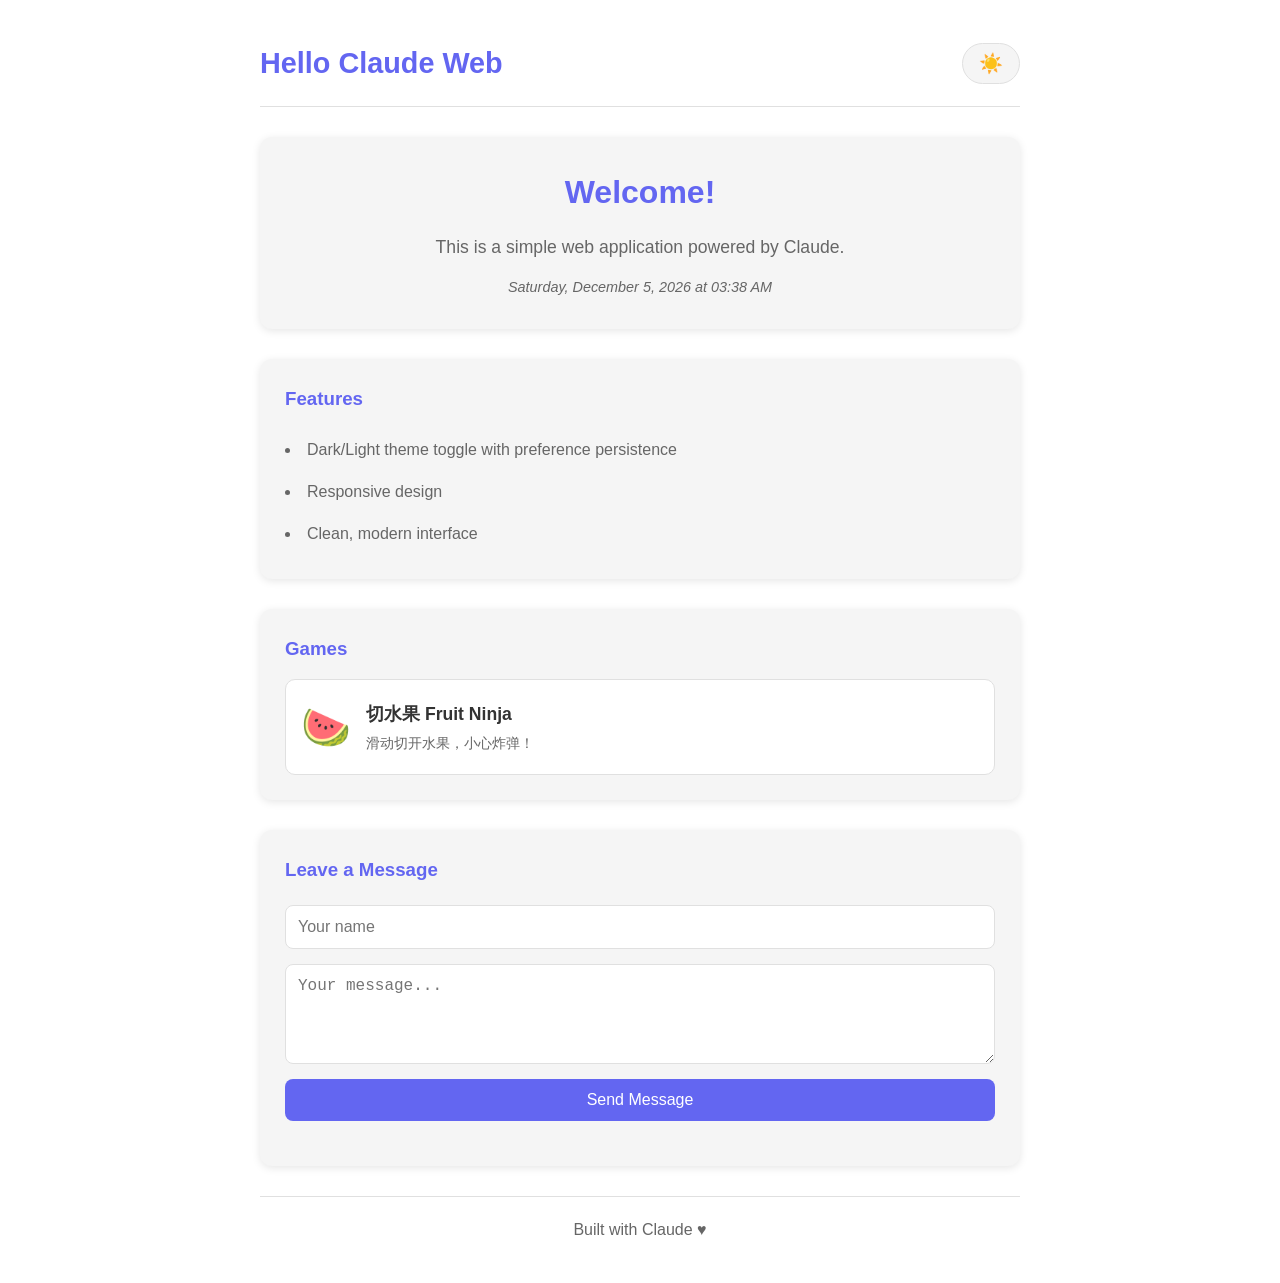
<file: index.html>
<!DOCTYPE html>
<html lang="en" data-theme="light">
<head>
    <meta charset="UTF-8">
    <meta name="viewport" content="width=device-width, initial-scale=1.0">
    <title>Hello Claude Web</title>
    <link rel="stylesheet" href="styles.css">
</head>
<body>
    <div class="container">
        <header>
            <h1>Hello Claude Web</h1>
            <button id="theme-toggle" class="theme-btn" aria-label="Toggle dark mode">
                <span class="sun-icon">☀️</span>
                <span class="moon-icon">🌙</span>
            </button>
        </header>

        <main>
            <section class="greeting-card">
                <h2>Welcome!</h2>
                <p class="greeting-text">This is a simple web application powered by Claude.</p>
                <p class="timestamp" id="timestamp"></p>
            </section>

            <section class="features">
                <h3>Features</h3>
                <ul>
                    <li>Dark/Light theme toggle with preference persistence</li>
                    <li>Responsive design</li>
                    <li>Clean, modern interface</li>
                </ul>
            </section>

            <section class="games-section">
                <h3>Games</h3>
                <a href="fruit-ninja.html" class="game-link">
                    <span class="game-icon">🍉</span>
                    <span class="game-info">
                        <span class="game-title">切水果 Fruit Ninja</span>
                        <span class="game-desc">滑动切开水果，小心炸弹！</span>
                    </span>
                </a>
            </section>

            <section class="message-section">
                <h3>Leave a Message</h3>
                <form id="message-form">
                    <input type="text" id="user-name" placeholder="Your name" required>
                    <textarea id="user-message" placeholder="Your message..." required></textarea>
                    <button type="submit" class="submit-btn">Send Message</button>
                </form>
                <div id="messages-list" class="messages-list"></div>
            </section>
        </main>

        <footer>
            <p>Built with Claude &hearts;</p>
        </footer>
    </div>

    <script src="script.js"></script>
</body>
</html>
</file>
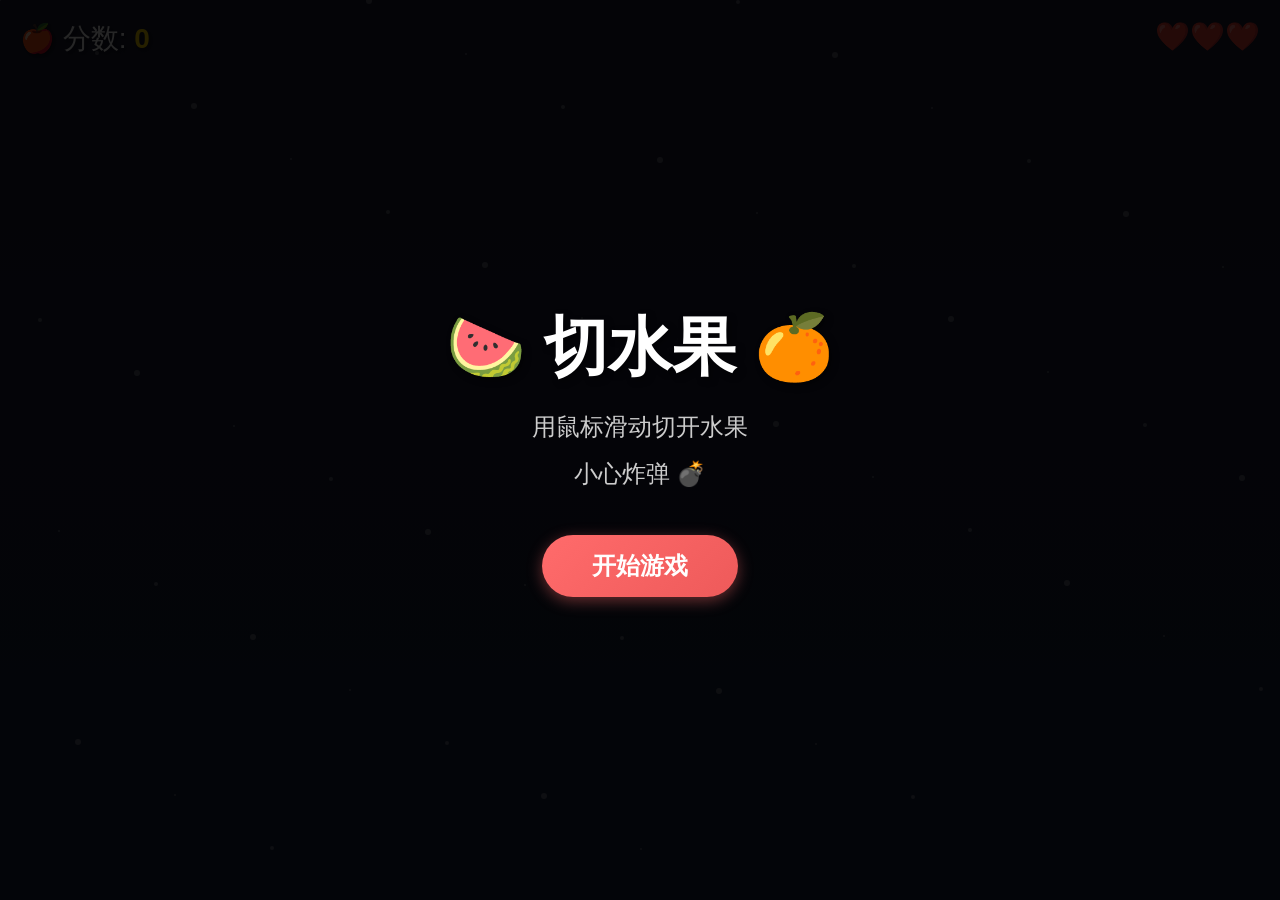
<file: fruit-ninja.html>
<!DOCTYPE html>
<html lang="zh-CN">
<head>
    <meta charset="UTF-8">
    <meta name="viewport" content="width=device-width, initial-scale=1.0">
    <title>切水果游戏 - Fruit Ninja</title>
    <link rel="stylesheet" href="fruit-ninja.css">
</head>
<body>
    <div id="game-container">
        <canvas id="game-canvas"></canvas>

        <!-- 游戏UI -->
        <div id="score-display">
            <span>🍎 分数: </span>
            <span id="score">0</span>
        </div>

        <div id="lives-display">
            <span id="lives">❤️❤️❤️</span>
        </div>

        <div id="combo-display"></div>

        <!-- 开始界面 -->
        <div id="start-screen" class="screen">
            <h1>🍉 切水果 🍊</h1>
            <p>用鼠标滑动切开水果</p>
            <p>小心炸弹 💣</p>
            <button id="start-btn">开始游戏</button>
        </div>

        <!-- 游戏结束界面 -->
        <div id="game-over-screen" class="screen hidden">
            <h1>游戏结束!</h1>
            <p>最终得分: <span id="final-score">0</span></p>
            <p>最高记录: <span id="high-score">0</span></p>
            <button id="restart-btn">再玩一次</button>
        </div>
    </div>

    <script src="fruit-ninja.js"></script>
</body>
</html>
</file>
<file: styles.css>
/* CSS Variables for theming */
:root {
    --bg-primary: #ffffff;
    --bg-secondary: #f5f5f5;
    --text-primary: #333333;
    --text-secondary: #666666;
    --accent-color: #6366f1;
    --accent-hover: #4f46e5;
    --border-color: #e0e0e0;
    --card-shadow: 0 2px 8px rgba(0, 0, 0, 0.1);
    --transition-speed: 0.3s;
}

[data-theme="dark"] {
    --bg-primary: #1a1a2e;
    --bg-secondary: #16213e;
    --text-primary: #e0e0e0;
    --text-secondary: #a0a0a0;
    --accent-color: #818cf8;
    --accent-hover: #6366f1;
    --border-color: #2d3748;
    --card-shadow: 0 2px 8px rgba(0, 0, 0, 0.3);
}

/* Reset and base styles */
* {
    margin: 0;
    padding: 0;
    box-sizing: border-box;
}

body {
    font-family: -apple-system, BlinkMacSystemFont, 'Segoe UI', Roboto, Oxygen, Ubuntu, sans-serif;
    background-color: var(--bg-primary);
    color: var(--text-primary);
    line-height: 1.6;
    transition: background-color var(--transition-speed), color var(--transition-speed);
}

.container {
    max-width: 800px;
    margin: 0 auto;
    padding: 20px;
    min-height: 100vh;
    display: flex;
    flex-direction: column;
}

/* Header styles */
header {
    display: flex;
    justify-content: space-between;
    align-items: center;
    padding: 20px 0;
    border-bottom: 1px solid var(--border-color);
    margin-bottom: 30px;
}

header h1 {
    font-size: 1.8rem;
    color: var(--accent-color);
}

/* Theme toggle button */
.theme-btn {
    background: var(--bg-secondary);
    border: 1px solid var(--border-color);
    border-radius: 50px;
    padding: 8px 16px;
    cursor: pointer;
    font-size: 1.2rem;
    transition: all var(--transition-speed);
    display: flex;
    align-items: center;
    gap: 8px;
}

.theme-btn:hover {
    background: var(--accent-color);
    transform: scale(1.05);
}

[data-theme="light"] .moon-icon {
    display: none;
}

[data-theme="dark"] .sun-icon {
    display: none;
}

/* Main content */
main {
    flex: 1;
}

/* Greeting card */
.greeting-card {
    background: var(--bg-secondary);
    border-radius: 12px;
    padding: 30px;
    margin-bottom: 30px;
    box-shadow: var(--card-shadow);
    text-align: center;
    transition: background-color var(--transition-speed);
}

.greeting-card h2 {
    font-size: 2rem;
    margin-bottom: 15px;
    color: var(--accent-color);
}

.greeting-text {
    font-size: 1.1rem;
    color: var(--text-secondary);
    margin-bottom: 15px;
}

.timestamp {
    font-size: 0.9rem;
    color: var(--text-secondary);
    font-style: italic;
}

/* Features section */
.features {
    background: var(--bg-secondary);
    border-radius: 12px;
    padding: 25px;
    margin-bottom: 30px;
    box-shadow: var(--card-shadow);
    transition: background-color var(--transition-speed);
}

.features h3 {
    color: var(--accent-color);
    margin-bottom: 15px;
}

.features ul {
    list-style-position: inside;
    color: var(--text-secondary);
}

.features li {
    padding: 8px 0;
}

/* Message section */
.message-section {
    background: var(--bg-secondary);
    border-radius: 12px;
    padding: 25px;
    margin-bottom: 30px;
    box-shadow: var(--card-shadow);
    transition: background-color var(--transition-speed);
}

.message-section h3 {
    color: var(--accent-color);
    margin-bottom: 20px;
}

#message-form {
    display: flex;
    flex-direction: column;
    gap: 15px;
}

#message-form input,
#message-form textarea {
    padding: 12px;
    border: 1px solid var(--border-color);
    border-radius: 8px;
    font-size: 1rem;
    background: var(--bg-primary);
    color: var(--text-primary);
    transition: border-color var(--transition-speed), background-color var(--transition-speed);
}

#message-form input:focus,
#message-form textarea:focus {
    outline: none;
    border-color: var(--accent-color);
}

#message-form textarea {
    min-height: 100px;
    resize: vertical;
}

.submit-btn {
    background: var(--accent-color);
    color: white;
    border: none;
    padding: 12px 24px;
    border-radius: 8px;
    font-size: 1rem;
    cursor: pointer;
    transition: background-color var(--transition-speed), transform 0.2s;
}

.submit-btn:hover {
    background: var(--accent-hover);
    transform: translateY(-2px);
}

/* Messages list */
.messages-list {
    margin-top: 20px;
}

.message-item {
    background: var(--bg-primary);
    border: 1px solid var(--border-color);
    border-radius: 8px;
    padding: 15px;
    margin-bottom: 10px;
    transition: background-color var(--transition-speed);
}

.message-item .author {
    font-weight: bold;
    color: var(--accent-color);
    margin-bottom: 5px;
}

.message-item .content {
    color: var(--text-secondary);
}

.message-item .time {
    font-size: 0.8rem;
    color: var(--text-secondary);
    margin-top: 8px;
    opacity: 0.7;
}

/* Games section */
.games-section {
    background: var(--bg-secondary);
    border-radius: 12px;
    padding: 25px;
    margin-bottom: 30px;
    box-shadow: var(--card-shadow);
    transition: background-color var(--transition-speed);
}

.games-section h3 {
    color: var(--accent-color);
    margin-bottom: 15px;
}

.game-link {
    display: flex;
    align-items: center;
    gap: 15px;
    padding: 15px;
    background: var(--bg-primary);
    border: 1px solid var(--border-color);
    border-radius: 10px;
    text-decoration: none;
    transition: all var(--transition-speed);
}

.game-link:hover {
    transform: translateX(5px);
    border-color: var(--accent-color);
    box-shadow: 0 4px 12px rgba(99, 102, 241, 0.2);
}

.game-icon {
    font-size: 2.5rem;
}

.game-info {
    display: flex;
    flex-direction: column;
    gap: 4px;
}

.game-title {
    font-size: 1.1rem;
    font-weight: bold;
    color: var(--text-primary);
}

.game-desc {
    font-size: 0.9rem;
    color: var(--text-secondary);
}

/* Footer */
footer {
    text-align: center;
    padding: 20px 0;
    border-top: 1px solid var(--border-color);
    margin-top: auto;
    color: var(--text-secondary);
}

/* Responsive design */
@media (max-width: 600px) {
    header h1 {
        font-size: 1.4rem;
    }

    .greeting-card {
        padding: 20px;
    }

    .greeting-card h2 {
        font-size: 1.5rem;
    }
}
</file>
<file: fruit-ninja.css>
* {
    margin: 0;
    padding: 0;
    box-sizing: border-box;
}

body {
    overflow: hidden;
    font-family: 'Segoe UI', Tahoma, Geneva, Verdana, sans-serif;
    background: linear-gradient(135deg, #1a1a2e 0%, #16213e 100%);
    user-select: none;
    -webkit-user-select: none;
}

#game-container {
    position: relative;
    width: 100vw;
    height: 100vh;
    overflow: hidden;
}

#game-canvas {
    display: block;
    width: 100%;
    height: 100%;
    cursor: none;
}

/* 分数显示 */
#score-display {
    position: absolute;
    top: 20px;
    left: 20px;
    font-size: 28px;
    color: #fff;
    text-shadow: 2px 2px 4px rgba(0, 0, 0, 0.5);
    z-index: 10;
}

#score {
    font-weight: bold;
    color: #ffd700;
}

/* 生命值显示 */
#lives-display {
    position: absolute;
    top: 20px;
    right: 20px;
    font-size: 28px;
    z-index: 10;
}

/* 连击显示 */
#combo-display {
    position: absolute;
    top: 50%;
    left: 50%;
    transform: translate(-50%, -50%);
    font-size: 48px;
    font-weight: bold;
    color: #ff6b6b;
    text-shadow: 3px 3px 6px rgba(0, 0, 0, 0.5);
    z-index: 10;
    opacity: 0;
    transition: opacity 0.3s;
    pointer-events: none;
}

#combo-display.show {
    opacity: 1;
    animation: comboPopup 0.5s ease-out;
}

@keyframes comboPopup {
    0% {
        transform: translate(-50%, -50%) scale(0.5);
        opacity: 0;
    }
    50% {
        transform: translate(-50%, -50%) scale(1.2);
        opacity: 1;
    }
    100% {
        transform: translate(-50%, -50%) scale(1);
        opacity: 1;
    }
}

/* 屏幕界面 */
.screen {
    position: absolute;
    top: 0;
    left: 0;
    width: 100%;
    height: 100%;
    display: flex;
    flex-direction: column;
    justify-content: center;
    align-items: center;
    background: rgba(0, 0, 0, 0.85);
    z-index: 100;
}

.screen.hidden {
    display: none;
}

.screen h1 {
    font-size: 64px;
    color: #fff;
    margin-bottom: 20px;
    text-shadow: 3px 3px 6px rgba(0, 0, 0, 0.5);
}

.screen p {
    font-size: 24px;
    color: #ccc;
    margin-bottom: 15px;
}

.screen button {
    margin-top: 30px;
    padding: 15px 50px;
    font-size: 24px;
    font-weight: bold;
    color: #fff;
    background: linear-gradient(135deg, #ff6b6b 0%, #ee5a5a 100%);
    border: none;
    border-radius: 50px;
    cursor: pointer;
    transition: transform 0.2s, box-shadow 0.2s;
    box-shadow: 0 4px 15px rgba(255, 107, 107, 0.4);
}

.screen button:hover {
    transform: scale(1.05);
    box-shadow: 0 6px 20px rgba(255, 107, 107, 0.6);
}

.screen button:active {
    transform: scale(0.98);
}

#final-score, #high-score {
    color: #ffd700;
    font-weight: bold;
}

/* 响应式设计 */
@media (max-width: 768px) {
    .screen h1 {
        font-size: 42px;
    }

    .screen p {
        font-size: 18px;
    }

    .screen button {
        padding: 12px 40px;
        font-size: 20px;
    }

    #score-display, #lives-display {
        font-size: 22px;
    }

    #combo-display {
        font-size: 36px;
    }
}
</file>
